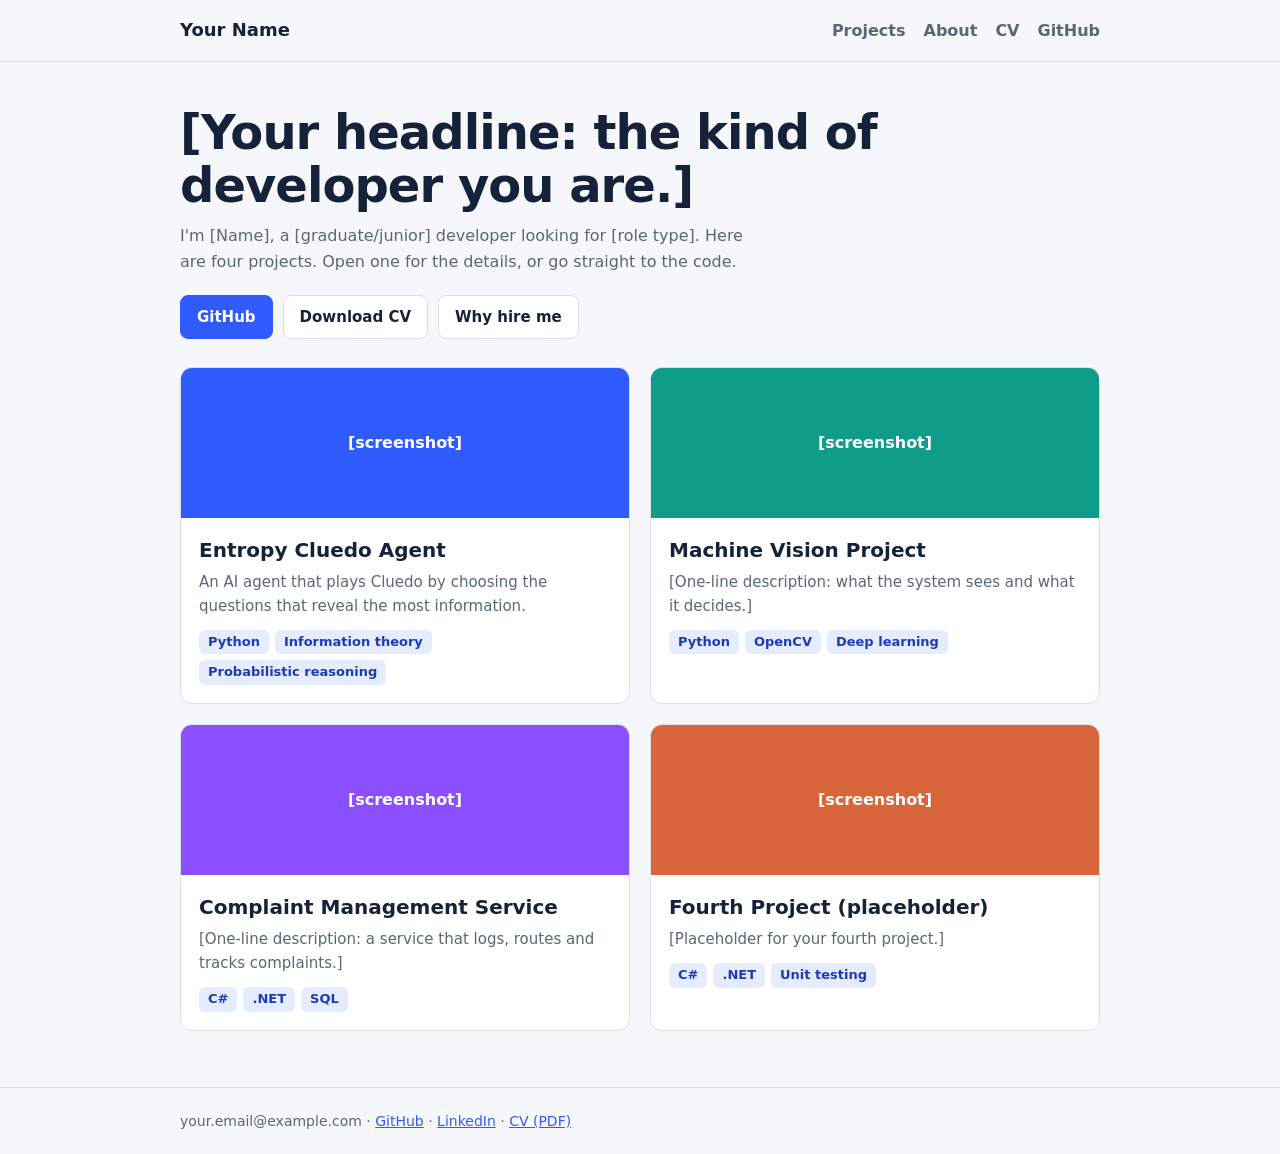
<file: index.html>
<!DOCTYPE html>
<html lang="en-GB"><head><meta charset="utf-8">
<meta name="viewport" content="width=device-width, initial-scale=1, viewport-fit=cover">
<title>Your Name – Portfolio</title><meta name="description" content="Portfolio of YOUR NAME, software developer.">
<link rel="stylesheet" href="style.css"></head><body>
<header><div class="wrap"><nav><a class="brand" href="index.html">Your Name</a>
<div><a href="index.html">Projects</a><a href="about.html">About</a><a href="assets/cv.pdf">CV</a><a href="https://github.com/YOUR-USERNAME">GitHub</a></div></nav></div></header>
<main class="wrap">
<h1>[Your headline: the kind of developer you are.]</h1>
<p class="lead">I'm [Name], a [graduate/junior] developer looking for [role type]. Here are four projects. Open one for the details, or go straight to the code.</p>
<div class="btns"><a class="btn p" href="https://github.com/YOUR-USERNAME">GitHub</a><a class="btn" href="assets/cv.pdf">Download CV</a><a class="btn" href="about.html">Why hire me</a></div>
<div class="grid">
<a class="card" href="projects/cluedo.html">
<div class="thumb" style="background:#2f5bff">[screenshot]</div>
<div class="cb"><h3>Entropy Cluedo Agent</h3><p>An AI agent that plays Cluedo by choosing the questions that reveal the most information.</p><div class="tags"><span class="tag">Python</span><span class="tag">Information theory</span><span class="tag">Probabilistic reasoning</span></div></div></a>
<a class="card" href="projects/vision.html">
<div class="thumb" style="background:#0f9d8a">[screenshot]</div>
<div class="cb"><h3>Machine Vision Project</h3><p>[One-line description: what the system sees and what it decides.]</p><div class="tags"><span class="tag">Python</span><span class="tag">OpenCV</span><span class="tag">Deep learning</span></div></div></a>
<a class="card" href="projects/complaints.html">
<div class="thumb" style="background:#8a4fff">[screenshot]</div>
<div class="cb"><h3>Complaint Management Service</h3><p>[One-line description: a service that logs, routes and tracks complaints.]</p><div class="tags"><span class="tag">C#</span><span class="tag">.NET</span><span class="tag">SQL</span></div></div></a>
<a class="card" href="projects/fourth.html">
<div class="thumb" style="background:#d9663a">[screenshot]</div>
<div class="cb"><h3>Fourth Project (placeholder)</h3><p>[Placeholder for your fourth project.]</p><div class="tags"><span class="tag">C#</span><span class="tag">.NET</span><span class="tag">Unit testing</span></div></div></a>
</div>
</main>
<footer><div class="wrap">your.email@example.com · <a href="https://github.com/YOUR-USERNAME">GitHub</a> · <a href="https://linkedin.com/in/YOUR-NAME">LinkedIn</a> · <a href="assets/cv.pdf">CV (PDF)</a></div></footer>
</body></html>
</file>
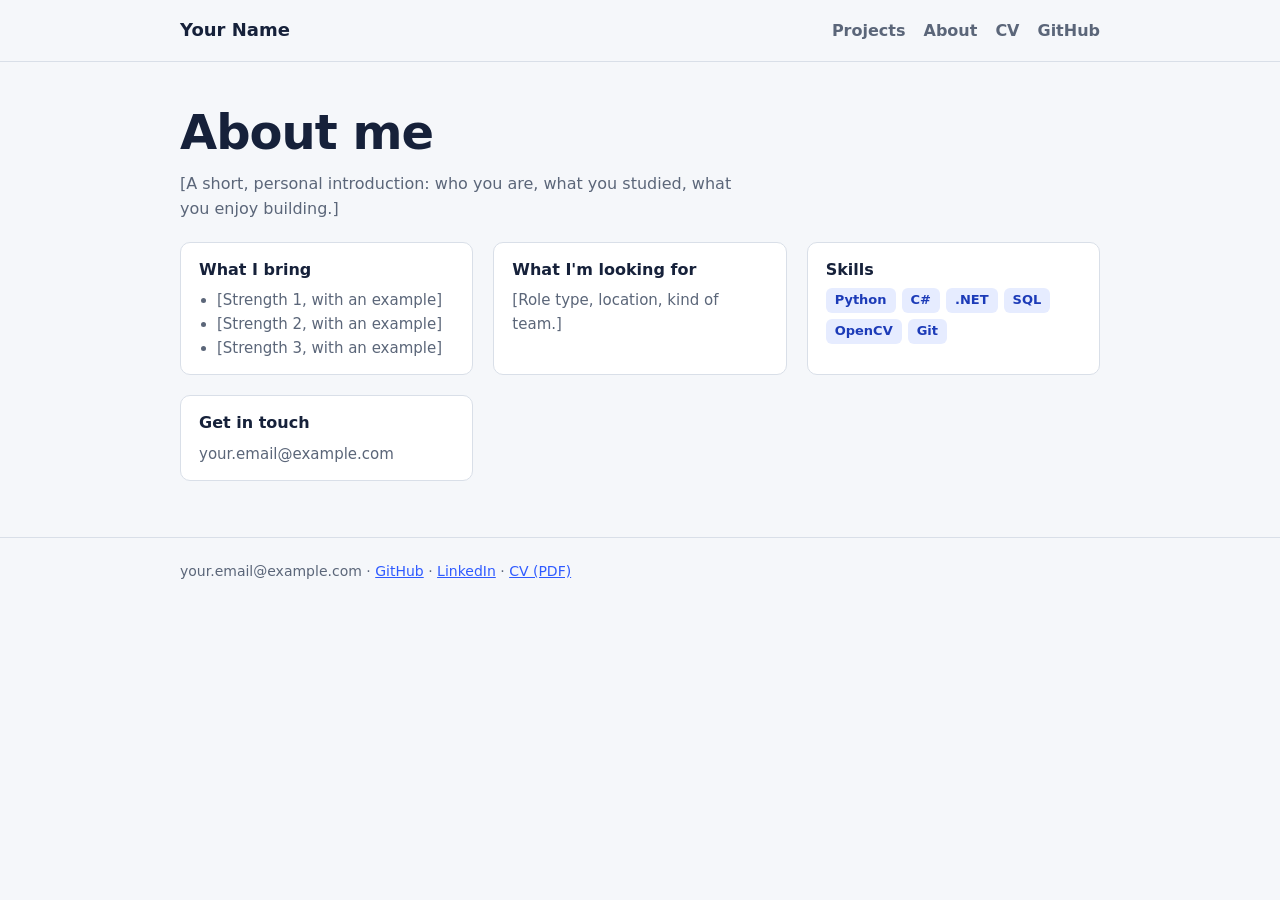
<file: about.html>
<!DOCTYPE html>
<html lang="en-GB"><head><meta charset="utf-8">
<meta name="viewport" content="width=device-width, initial-scale=1, viewport-fit=cover">
<title>About – Your Name</title><meta name="description" content="Portfolio of YOUR NAME, software developer.">
<link rel="stylesheet" href="style.css"></head><body>
<header><div class="wrap"><nav><a class="brand" href="index.html">Your Name</a>
<div><a href="index.html">Projects</a><a href="about.html">About</a><a href="assets/cv.pdf">CV</a><a href="https://github.com/YOUR-USERNAME">GitHub</a></div></nav></div></header>
<main class="wrap">
<h1>About me</h1>
<p class="lead">[A short, personal introduction: who you are, what you studied, what you enjoy building.]</p>
<div class="two"><div class="box"><h3>What I bring</h3><ul><li>[Strength 1, with an example]</li><li>[Strength 2, with an example]</li><li>[Strength 3, with an example]</li></ul></div>
<div class="box"><h3>What I'm looking for</h3><p>[Role type, location, kind of team.]</p></div>
<div class="box"><h3>Skills</h3><div class="tags"><span class="tag">Python</span><span class="tag">C#</span><span class="tag">.NET</span><span class="tag">SQL</span><span class="tag">OpenCV</span><span class="tag">Git</span></div></div>
<div class="box"><h3>Get in touch</h3><p>your.email@example.com</p></div></div>
</main>
<footer><div class="wrap">your.email@example.com · <a href="https://github.com/YOUR-USERNAME">GitHub</a> · <a href="https://linkedin.com/in/YOUR-NAME">LinkedIn</a> · <a href="assets/cv.pdf">CV (PDF)</a></div></footer>
</body></html>
</file>
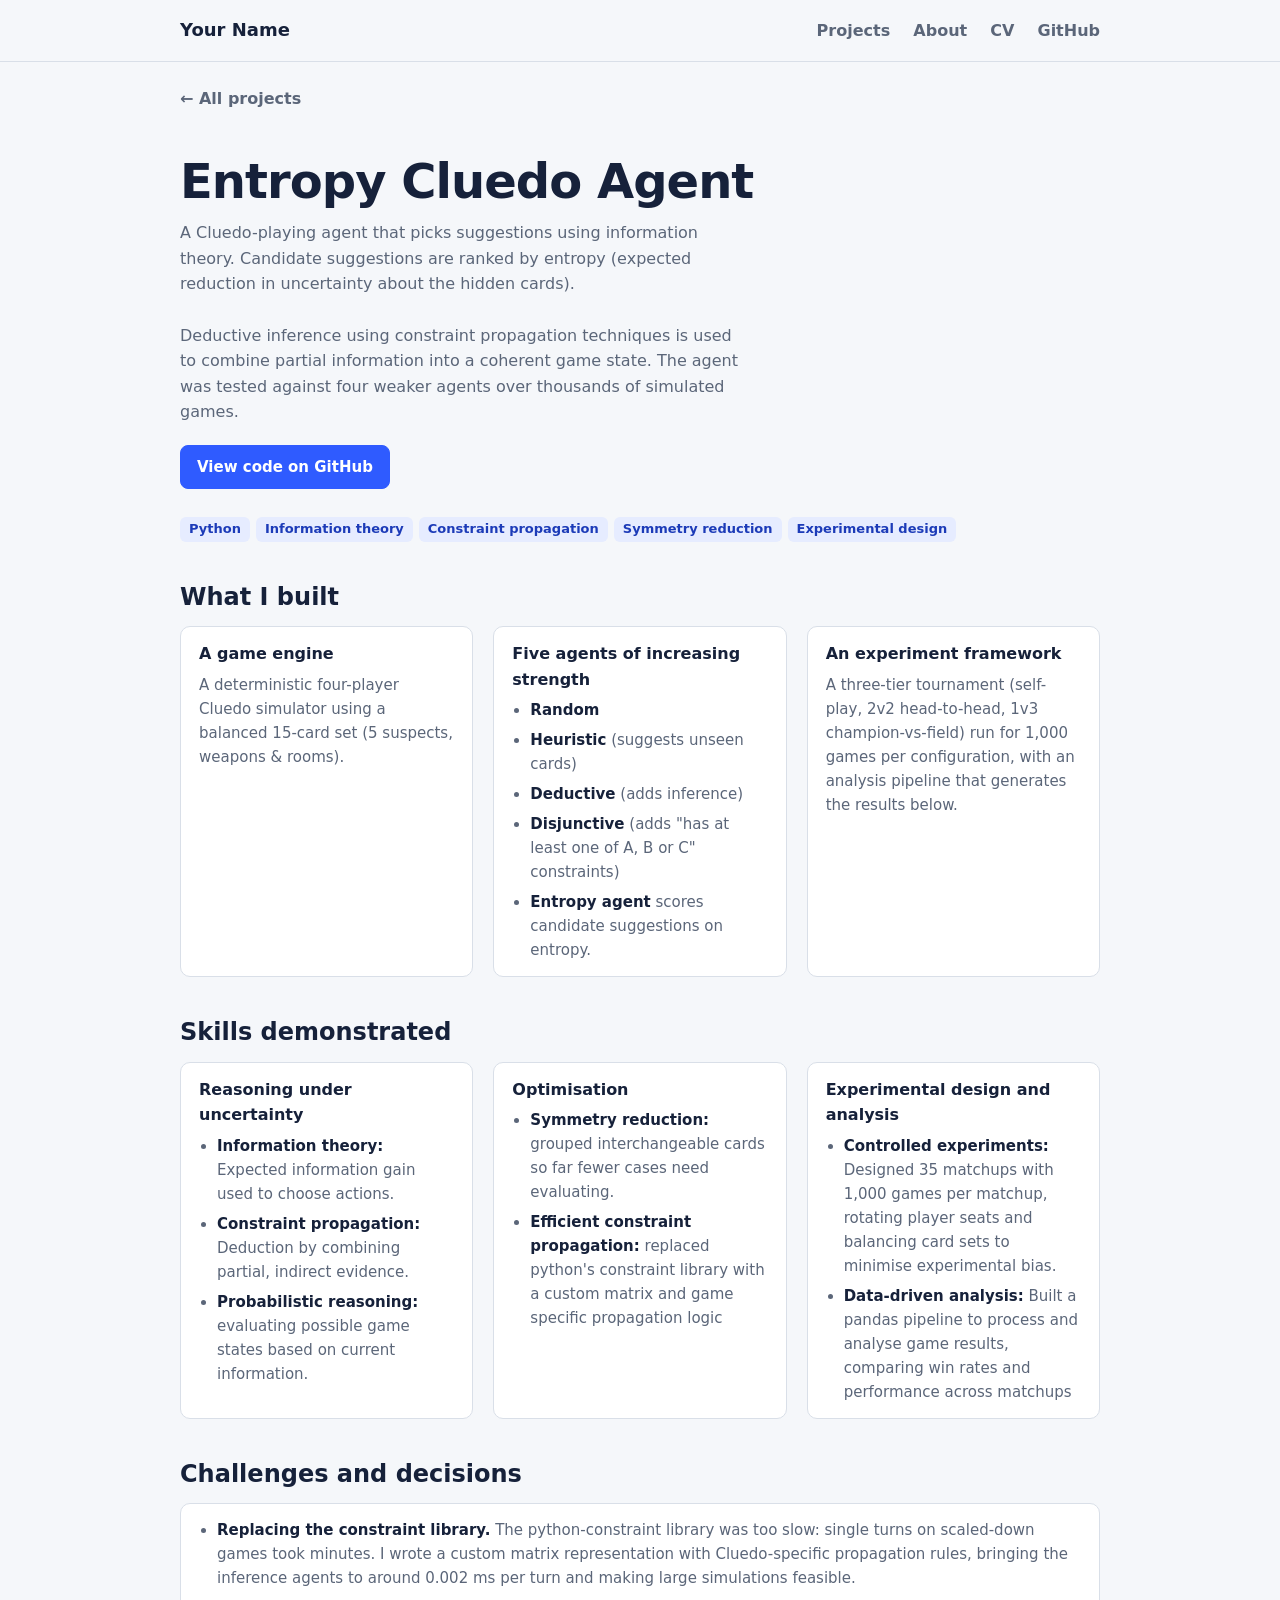
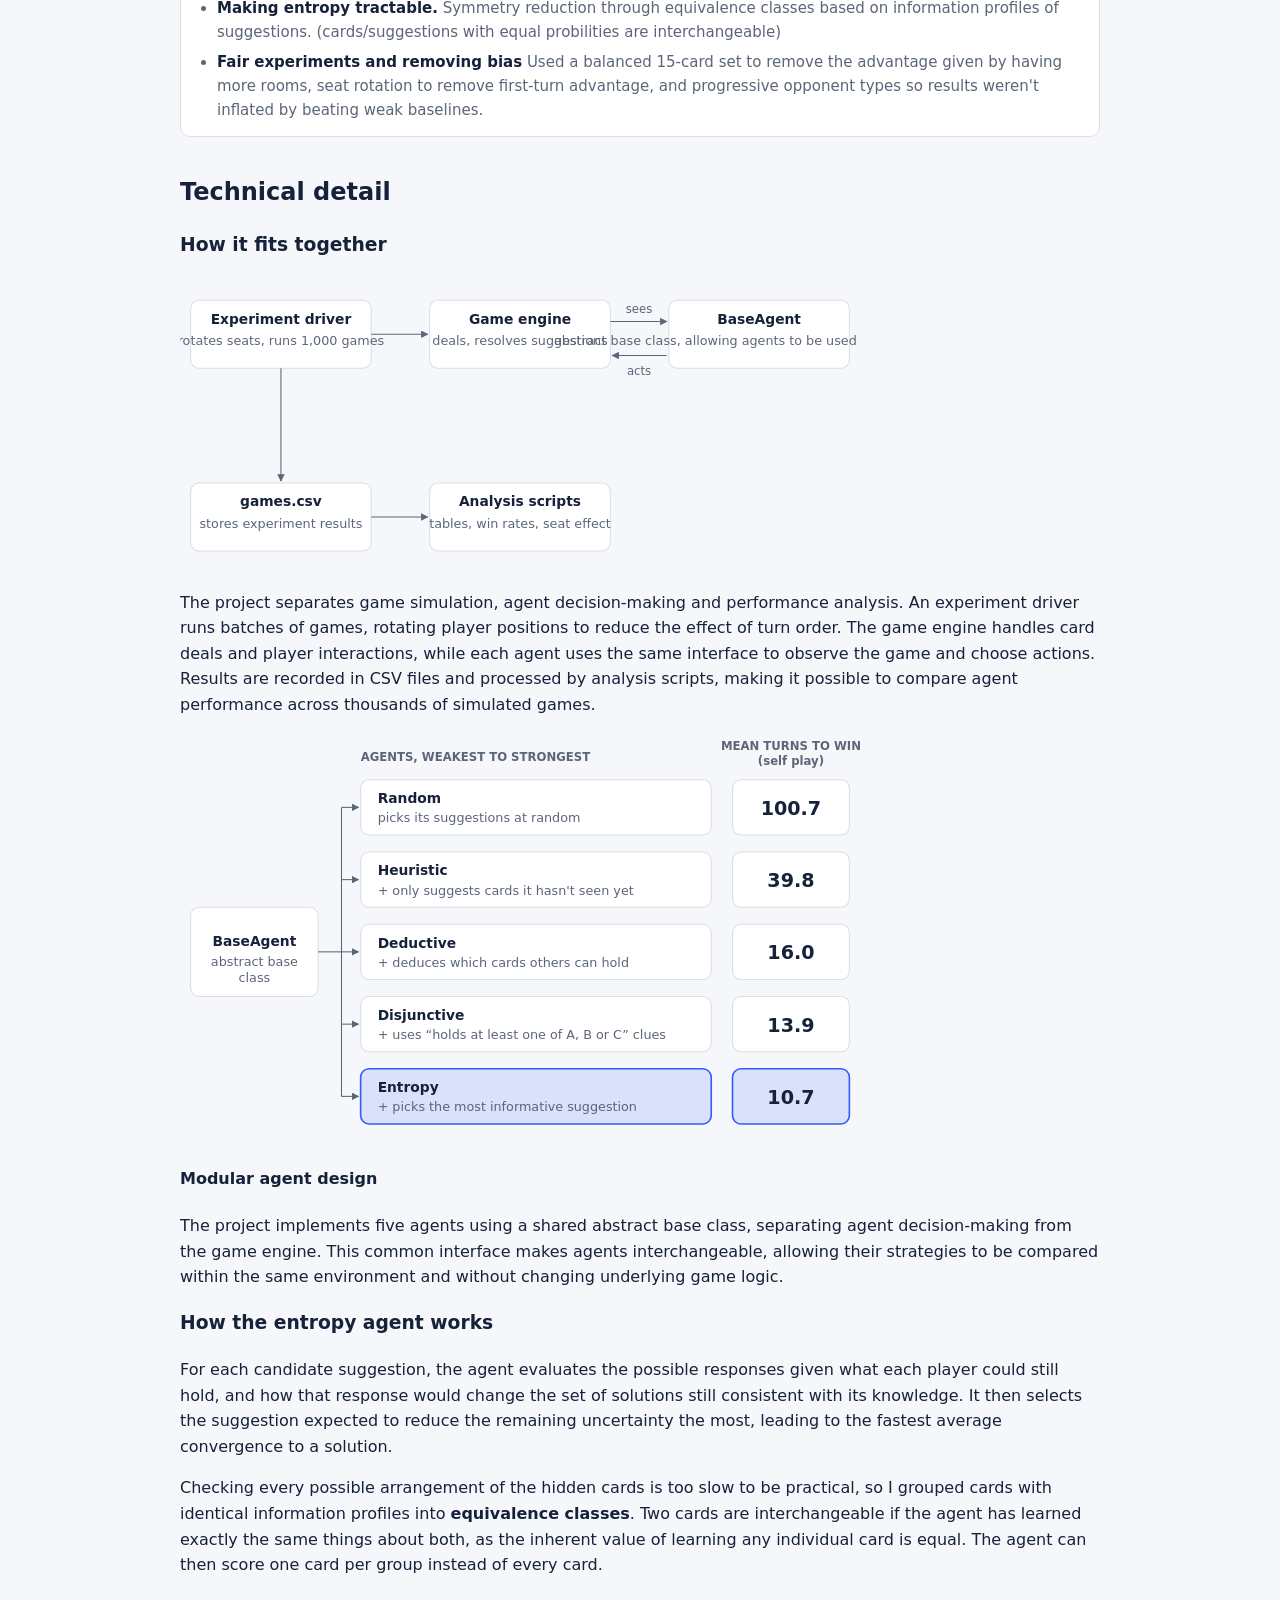
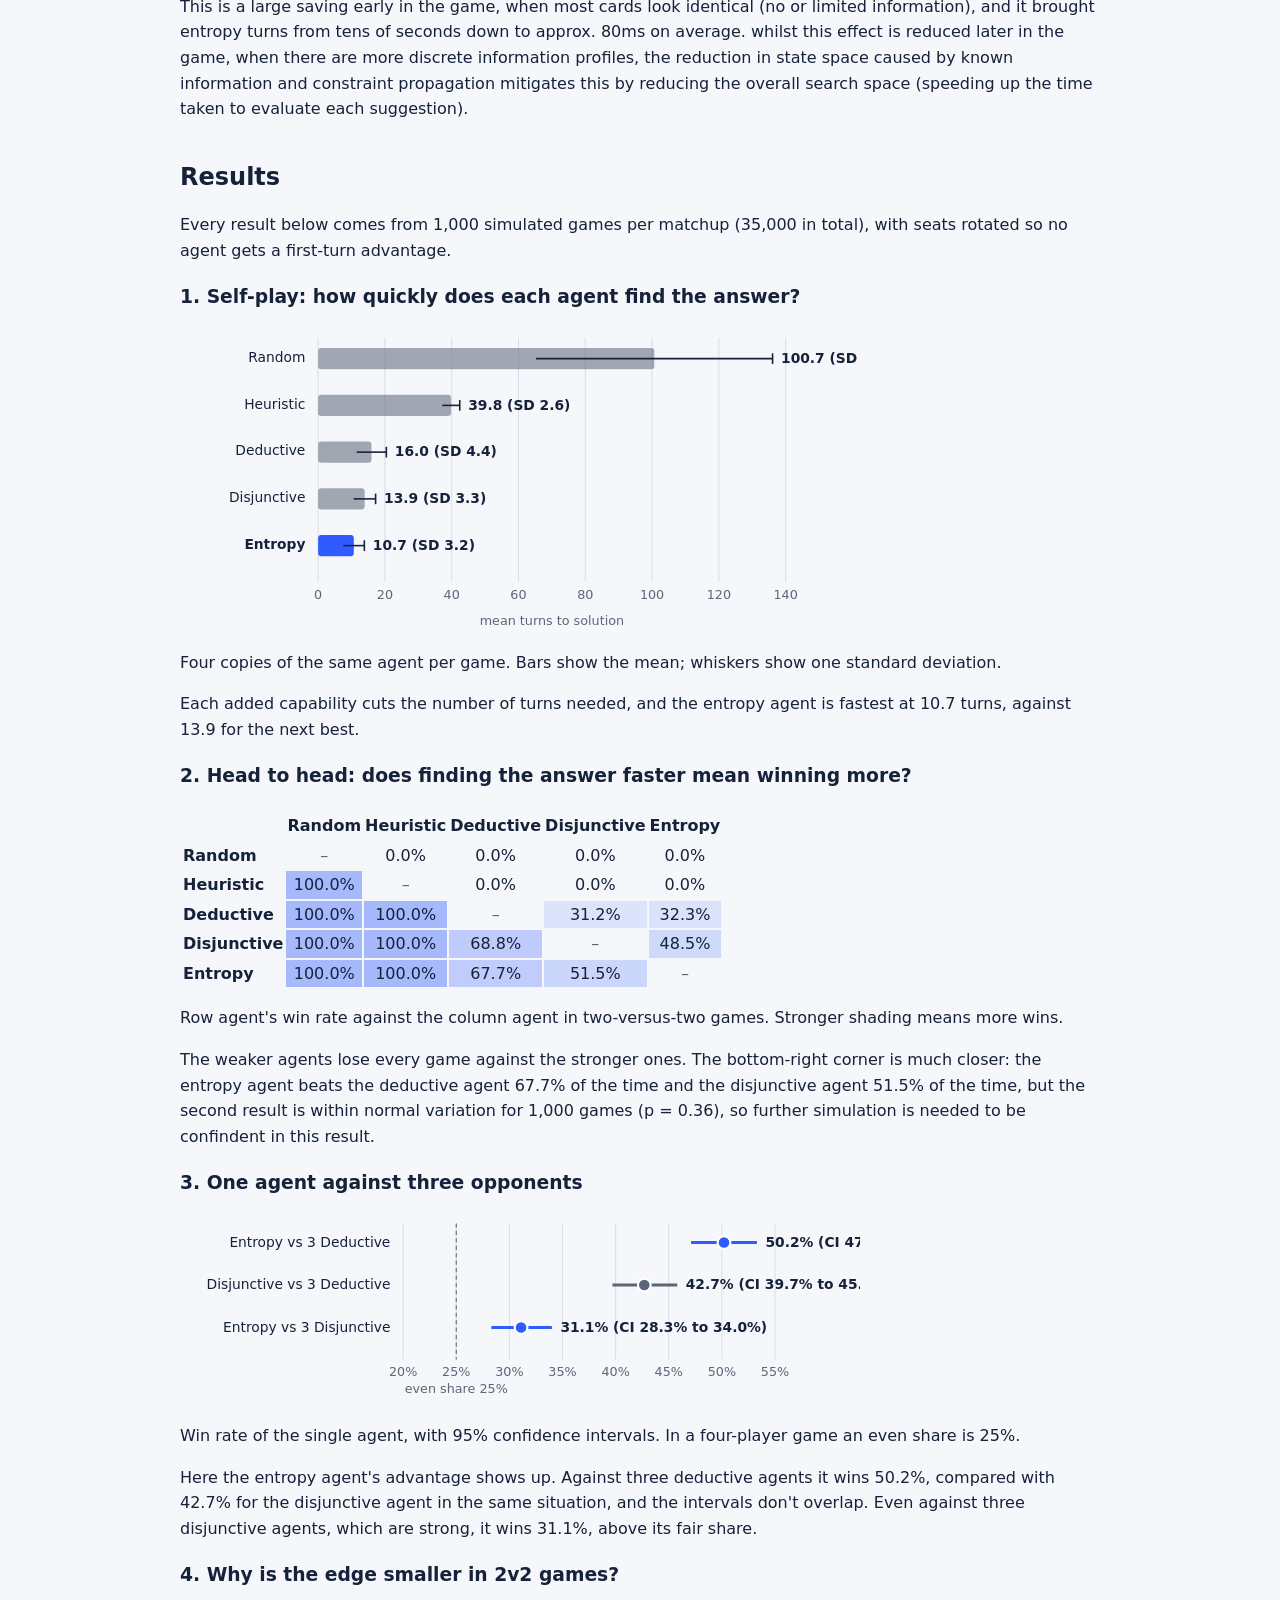
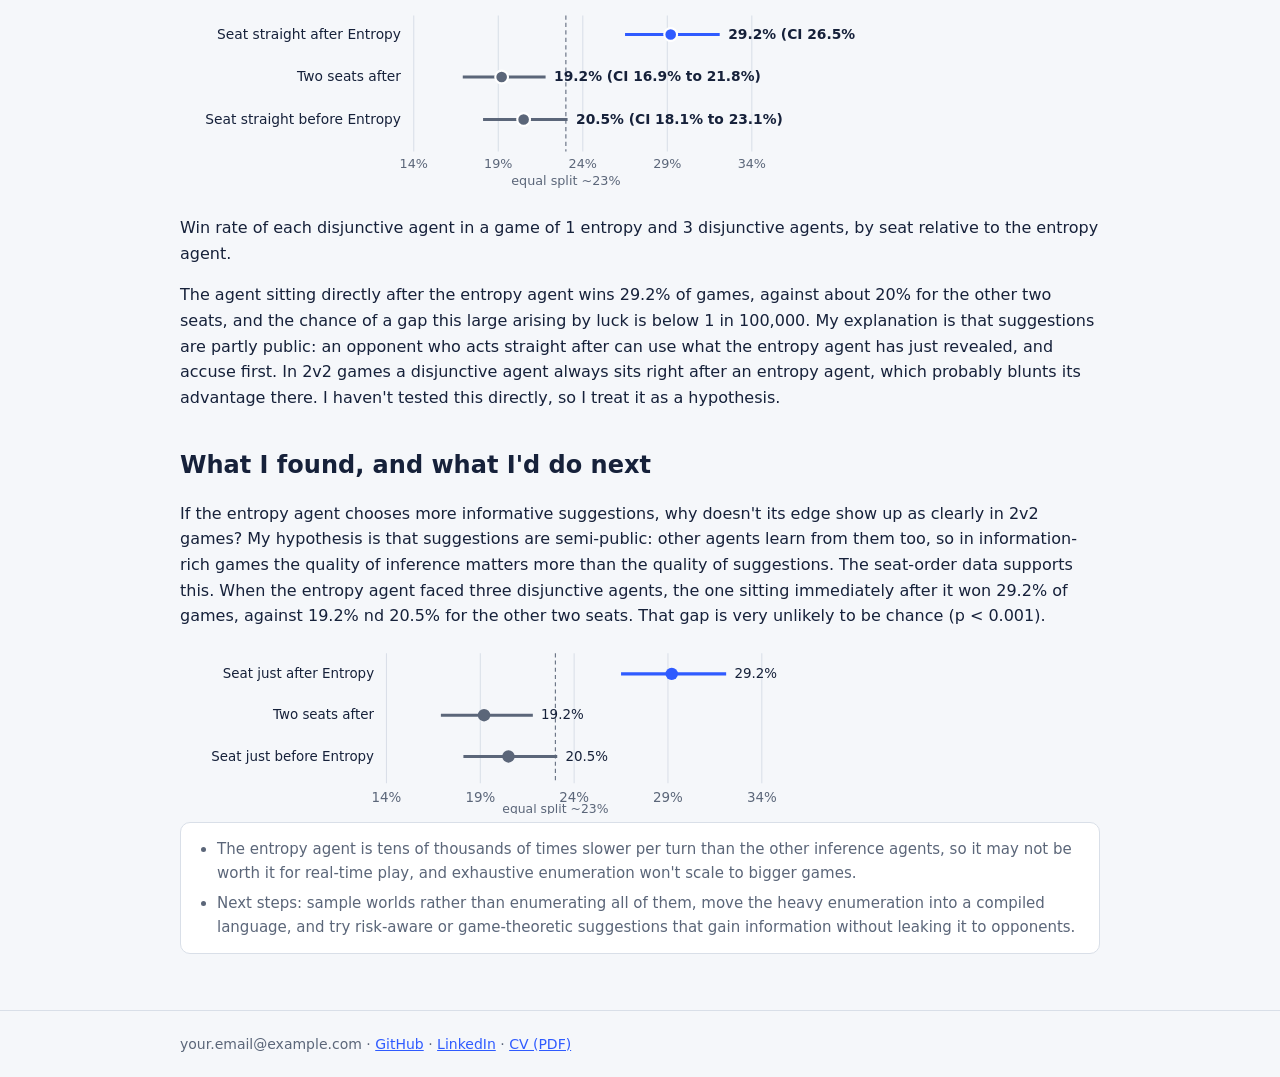
<file: projects/cluedo.html>
<!DOCTYPE html>
<html lang="en-GB">
    
<head>
    <meta charset="utf-8">
    <meta name="viewport" content="width=device-width, initial-scale=1, viewport-fit=cover">
    <title>Entropy Cluedo Agent – Your Name</title><meta name="description" content="Portfolio of YOUR NAME, software developer.">
    <link rel="stylesheet" href="../style.css">
    <script src="../js/include.js" defer></script>
</head>

<body>
    <div data-include="components/header.html"></div>
    <main class="wrap">
    <a class="back" href="../index.html">← All projects</a>


    <h1>Entropy Cluedo Agent</h1>
    <p class="lead">A Cluedo-playing agent that picks suggestions using information theory. Candidate suggestions are ranked by entropy (expected reduction in uncertainty about the hidden cards).
        <br><br>Deductive inference using constraint propagation techniques is used to combine partial information into a coherent game state. 
        The agent was tested against four weaker agents over thousands of simulated games.
    </p>

    <div class="btns">
        <a class="btn p" href="https://github.com/YOUR-USERNAME/REPO-NAME">View code on GitHub</a>
    </div>

    <div class="tags">
        <span class="tag">Python</span>
        <span class="tag">Information theory</span>
        <span class="tag">Constraint propagation</span>
        <span class="tag">Symmetry reduction</span>
        <span class="tag">Experimental design</span>
    </div>

    <h2>What I built</h2>
    <div class="two">
        <div class="box">
            <h3>A game engine</h3>
            <p>A deterministic four-player Cluedo simulator using a balanced 15-card set (5 suspects, weapons & rooms). 
        </div>
        <div class="box">
            <h3>Five agents of increasing strength</h3>
            <p>
                <ul>
                    <li><b>Random</b></li>
                    <li><b>Heuristic</b> (suggests unseen cards)</li> 
                    <li><b>Deductive</b> (adds inference)</li>
                    <li><b>Disjunctive</b> (adds "has at least one of A, B or C" constraints) </li>
                    <li><b>Entropy agent</b> scores candidate suggestions on entropy.</li>
                </ul>
            </p>
        </div>


        <div class="box">
            <h3>An experiment framework</h3>
            <p>A three-tier tournament (self-play, 2v2 head-to-head, 1v3 champion-vs-field) run for 1,000 games per configuration, with an analysis pipeline that generates the results below.</p>
        </div>
    </div>

    <style>.box li b{color:var(--ink)}.box li{margin-bottom:6px}.box li:last-child{margin-bottom:0}</style>

    <h2>Skills demonstrated</h2>
    <div class="two">

        <div class="box">
            <h3>Reasoning under uncertainty</h3>
            <ul>
                <li><b>Information theory:</b> Expected information gain used to choose actions.</li>
                <li><b>Constraint propagation:</b> Deduction by combining partial, indirect evidence.</li>
                <li><b>Probabilistic reasoning:</b> evaluating possible game states based on current information.</li>
            </ul>
        </div>

        <div class="box">
            <h3>Optimisation</h3>
            <ul>
                <li><b>Symmetry reduction:</b> grouped interchangeable cards so far fewer cases need evaluating.</li>
                <li><b>Efficient constraint propagation:</b> replaced python's constraint library with a custom matrix and game specific propagation logic</li>
            </ul>
        </div>

        <div class="box">
            <h3>Experimental design and analysis</h3>
            <ul>
                <li><b>Controlled experiments:</b> Designed 35 matchups with 1,000 games per matchup, rotating player seats and balancing card sets to minimise experimental bias.</li>
                <li><b>Data-driven analysis:</b> Built a pandas pipeline to process and analyse game results, comparing win rates and performance across matchups</li>
            </ul>
        </div>

    </div>

    <h2>Challenges and decisions</h2>
    <div class="box">
        <ul>
        <li><b>Replacing the constraint library.</b>
            The python-constraint library was too slow: single turns on scaled-down games took minutes. I wrote a custom matrix representation with Cluedo-specific propagation rules, bringing the inference agents to around 0.002 ms per turn and making large simulations feasible.</li>
        <li><b>Making entropy tractable.</b> 
            Symmetry reduction through equivalence classes based on information profiles of suggestions. (cards/suggestions with equal probilities are interchangeable)</li>
        <li><b>Fair experiments and removing bias</b>
            Used a balanced 15-card set to remove the advantage given by having more rooms, seat rotation to remove first-turn advantage, and progressive opponent types so results weren't inflated by beating weak baselines.</li>
        </ul>
    </div>

    <h2>Technical detail</h2>

    <h3>How it fits together</h3>
    <svg viewBox="0 0 640 270" width="100%" role="img" style="max-width:680px;color:var(--ink)" font-size="13">
        <defs>
            <marker id="ar" viewBox="0 0 8 8" refX="7" refY="4" markerWidth="7" markerHeight="7" orient="auto">
                <path d="M0 0L8 4L0 8z" fill="var(--mute)"/>
            </marker>
        </defs>
        <rect x="10" y="20" width="170" height="64" rx="8" fill="var(--card)" stroke="var(--line)"/>
        <text x="95.0" y="42" text-anchor="middle" font-weight="600" fill="currentColor">Experiment driver</text>
        <text x="95.0" y="62" text-anchor="middle" fill="var(--mute)" font-size="12">rotates seats, runs 1,000 games</text>
        <rect x="235" y="20" width="170" height="64" rx="8" fill="var(--card)" stroke="var(--line)"/>
        <text x="320.0" y="42" text-anchor="middle" font-weight="600" fill="currentColor">Game engine</text>
        <text x="320.0" y="62" text-anchor="middle" fill="var(--mute)" font-size="12">deals, resolves suggestions</text>
        <rect x="460" y="20" width="170" height="64" rx="8" fill="var(--card)" stroke="var(--line)"/>
        <text x="545.0" y="42" text-anchor="middle" font-weight="600" fill="currentColor">BaseAgent</text>
        <text x="545.0" y="62" text-anchor="middle" fill="var(--mute)" font-size="12">abstract base class, allowing agents to be used interchangeably</text>
        <line x1="180" y1="52" x2="233" y2="52" stroke="var(--mute)" marker-end="url(#ar)"/>
        <line x1="405" y1="40" x2="458" y2="40" stroke="var(--mute)" marker-end="url(#ar)"/>
        <text x="432" y="32" text-anchor="middle" fill="var(--mute)" font-size="11">sees</text>
        <line x1="458" y1="72" x2="407" y2="72" stroke="var(--mute)" marker-end="url(#ar)"/>
        <text x="432" y="90" text-anchor="middle" fill="var(--mute)" font-size="11">acts</text>
        <line x1="95" y1="84" x2="95" y2="190" stroke="var(--mute)" marker-end="url(#ar)"/>
        <rect x="10" y="192" width="170" height="64" rx="8" fill="var(--card)" stroke="var(--line)"/>
        <text x="95.0" y="214" text-anchor="middle" font-weight="600" fill="currentColor">games.csv</text>
        <text x="95.0" y="234" text-anchor="middle" fill="var(--mute)" font-size="12">stores experiment results</text>
        <line x1="180" y1="224" x2="233" y2="224" stroke="var(--mute)" marker-end="url(#ar)"/>
        <rect x="235" y="192" width="170" height="64" rx="8" fill="var(--card)" stroke="var(--line)"/>
        <text x="320.0" y="214" text-anchor="middle" font-weight="600" fill="currentColor">Analysis scripts</text>
        <text x="320.0" y="234" text-anchor="middle" fill="var(--mute)" font-size="12">tables, win rates, seat effect</text>
    </svg>

    <p>The project separates game simulation, agent decision-making and performance analysis. 
        An experiment driver runs batches of games, rotating player positions to reduce 
        the effect of turn order. The game engine handles card deals and player 
        interactions, while each agent uses the same interface to observe the game 
        and choose actions. Results are recorded in CSV files and processed by analysis 
        scripts, making it possible to compare agent performance across thousands of 
        simulated games.
    </p>

    <svg viewBox="0 0 640 380" width="100%" role="img" aria-label="BaseAgent connects to five agents, each adding one capability to the one before, with mean turns to solution in self-play" style="max-width:680px;color:var(--ink)" font-size="13">
        <defs>
            <marker id="ar2" viewBox="0 0 8 8" refX="7" refY="4" markerWidth="7" markerHeight="7" orient="auto">
                <path d="M0 0L8 4L0 8z" fill="var(--mute)"/>
            </marker>
        </defs>
        <text x="170" y="26" fill="var(--mute)" font-size="11" font-weight="600">AGENTS, WEAKEST TO STRONGEST</text>
        <text x="575.0" y="16" text-anchor="middle" fill="var(--mute)" font-size="11" font-weight="600">MEAN TURNS TO WIN </text>
        <text x="575.0" y="30" text-anchor="middle" fill="var(--mute)" font-size="11" font-weight="600">(self play)</text>
        <rect x="10" y="164.0" width="120" height="84" rx="8" fill="var(--card)" stroke="var(--line)"/>
        <text x="70" y="200.0" text-anchor="middle" font-weight="600" fill="currentColor">BaseAgent</text>
        <text x="70" y="219.0" text-anchor="middle" fill="var(--mute)" font-size="12">abstract base</text>
        <text x="70" y="234.0" text-anchor="middle" fill="var(--mute)" font-size="12">class</text>
        <line x1="130" y1="206.0" x2="152" y2="206.0" stroke="var(--mute)"/>
        <line x1="152" y1="70.0" x2="152" y2="342.0" stroke="var(--mute)"/>
        <line x1="152" y1="70.0" x2="168" y2="70.0" stroke="var(--mute)" marker-end="url(#ar2)"/>
        <rect x="170" y="44" width="330" height="52" rx="8" fill="var(--card)" stroke="var(--line)" stroke-width="1"/>
        <text x="186" y="66" font-weight="600" fill="currentColor">Random</text>
        <text x="186" y="84" fill="var(--mute)" font-size="12">picks its suggestions at random</text>
        <rect x="520" y="44" width="110" height="52" rx="8" fill="var(--card)" stroke="var(--line)" stroke-width="1"/>
        <text x="575.0" y="77" text-anchor="middle" font-weight="600" font-size="18" fill="currentColor">100.7</text>
        <line x1="152" y1="138.0" x2="168" y2="138.0" stroke="var(--mute)" marker-end="url(#ar2)"/>
        <rect x="170" y="112" width="330" height="52" rx="8" fill="var(--card)" stroke="var(--line)" stroke-width="1"/>
        <text x="186" y="134" font-weight="600" fill="currentColor">Heuristic</text>
        <text x="186" y="152" fill="var(--mute)" font-size="12">+ only suggests cards it hasn't seen yet</text>
        <rect x="520" y="112" width="110" height="52" rx="8" fill="var(--card)" stroke="var(--line)" stroke-width="1"/>
        <text x="575.0" y="145" text-anchor="middle" font-weight="600" font-size="18" fill="currentColor">39.8</text>
        <line x1="152" y1="206.0" x2="168" y2="206.0" stroke="var(--mute)" marker-end="url(#ar2)"/>
        <rect x="170" y="180" width="330" height="52" rx="8" fill="var(--card)" stroke="var(--line)" stroke-width="1"/>
        <text x="186" y="202" font-weight="600" fill="currentColor">Deductive</text>
        <text x="186" y="220" fill="var(--mute)" font-size="12">+ deduces which cards others can hold</text>
        <rect x="520" y="180" width="110" height="52" rx="8" fill="var(--card)" stroke="var(--line)" stroke-width="1"/>
        <text x="575.0" y="213" text-anchor="middle" font-weight="600" font-size="18" fill="currentColor">16.0</text>
        <line x1="152" y1="274.0" x2="168" y2="274.0" stroke="var(--mute)" marker-end="url(#ar2)"/>
        <rect x="170" y="248" width="330" height="52" rx="8" fill="var(--card)" stroke="var(--line)" stroke-width="1"/>
        <text x="186" y="270" font-weight="600" fill="currentColor">Disjunctive</text>
        <text x="186" y="288" fill="var(--mute)" font-size="12">+ uses “holds at least one of A, B or C” clues</text>
        <rect x="520" y="248" width="110" height="52" rx="8" fill="var(--card)" stroke="var(--line)" stroke-width="1"/>
        <text x="575.0" y="281" text-anchor="middle" font-weight="600" font-size="18" fill="currentColor">13.9</text>
        <line x1="152" y1="342.0" x2="168" y2="342.0" stroke="var(--mute)" marker-end="url(#ar2)"/>
        <rect x="170" y="316" width="330" height="52" rx="8" fill="color-mix(in srgb,var(--acc) 14%,transparent)" stroke="var(--acc)" stroke-width="1.5"/>
        <text x="186" y="338" font-weight="600" fill="currentColor">Entropy</text>
        <text x="186" y="356" fill="var(--mute)" font-size="12">+ picks the most informative suggestion</text>
        <rect x="520" y="316" width="110" height="52" rx="8" fill="color-mix(in srgb,var(--acc) 14%,transparent)" stroke="var(--acc)" stroke-width="1.5"/>
        <text x="575.0" y="349" text-anchor="middle" font-weight="600" font-size="18" fill="currentColor">10.7</text>
    </svg>

    <h4>Modular agent design</h4>
    <p>The project implements five agents using a shared abstract base class, separating agent decision-making from the game engine. 
        This common interface makes agents interchangeable, allowing their strategies to be compared within the same 
        environment  and without changing underlying game logic.
    </p>


    <h3>How the entropy agent works</h3>
    <p>For each candidate suggestion, the agent evaluates the possible responses given what each player could still hold, and how that response would change the set of solutions still consistent with its knowledge. 
        It then selects the suggestion expected to reduce the remaining uncertainty the most, leading to the fastest average convergence to a solution.
    </p>

    <p>Checking every possible arrangement of the hidden cards is too slow to be practical, 
        so I grouped cards with identical information profiles into <b>equivalence classes</b>.
        Two cards are interchangeable if the agent has learned exactly the same things about 
        both, as the inherent value of learning any individual card is equal. 
        The agent can then score one card per group instead of every card.
    </p>

    <p> This is a large saving early in the game, when most cards look identical (no or limited information),
        and it brought entropy turns from tens of seconds down to approx. 80ms on average. whilst this effect 
        is reduced later in the game, when there are more discrete information profiles,
        the reduction in state space caused by known information and constraint propagation
        mitigates this by reducing the overall search space (speeding up the time taken to evaluate each suggestion).
    </p>

    <h2>Results</h2>

    <p>Every result below comes from 1,000 simulated games per matchup (35,000 in total), with seats rotated so no agent gets a first-turn advantage.</p>
    
    <h3>1. Self-play: how quickly does each agent find the answer?</h3>
    <div class="tablewrap">
        <div class="chartbox">
            <svg viewBox="0 0 640 278" width="100%" role="img" aria-label="Mean turns to solution in self-play with one standard deviation whiskers" style="max-width:680px;color:var(--ink)" font-size="13">
                <line x1="130.0" x2="130.0" y1="6" y2="236" stroke="var(--line)"/>
                <text x="130.0" y="252" text-anchor="middle" fill="var(--mute)" font-size="12">0</text>
                <line x1="192.85714285714286" x2="192.85714285714286" y1="6" y2="236" stroke="var(--line)"/>
                <text x="192.85714285714286" y="252" text-anchor="middle" fill="var(--mute)" font-size="12">20</text>
                <line x1="255.71428571428572" x2="255.71428571428572" y1="6" y2="236" stroke="var(--line)"/>
                <text x="255.71428571428572" y="252" text-anchor="middle" fill="var(--mute)" font-size="12">40</text>
                <line x1="318.57142857142856" x2="318.57142857142856" y1="6" y2="236" stroke="var(--line)"/>
                <text x="318.57142857142856" y="252" text-anchor="middle" fill="var(--mute)" font-size="12">60</text>
                <line x1="381.42857142857144" x2="381.42857142857144" y1="6" y2="236" stroke="var(--line)"/>
                <text x="381.42857142857144" y="252" text-anchor="middle" fill="var(--mute)" font-size="12">80</text>
                <line x1="444.2857142857143" x2="444.2857142857143" y1="6" y2="236" stroke="var(--line)"/>
                <text x="444.2857142857143" y="252" text-anchor="middle" fill="var(--mute)" font-size="12">100</text>
                <line x1="507.1428571428571" x2="507.1428571428571" y1="6" y2="236" stroke="var(--line)"/>
                <text x="507.1428571428571" y="252" text-anchor="middle" fill="var(--mute)" font-size="12">120</text>
                <line x1="570.0" x2="570.0" y1="6" y2="236" stroke="var(--line)"/>
                <text x="570.0" y="252" text-anchor="middle" fill="var(--mute)" font-size="12">140</text>
                <g>
                    <title>Random: mean 100.7 turns to solution (SD 35.4), 1,000 games</title>
                    <text x="118" y="29" text-anchor="end" fill="currentColor" font-weight="400">Random</text>
                    <rect x="130" y="16" width="316.4" height="20" rx="3" fill="var(--mute)" opacity="0.55"/>
                    <line x1="335.1" x2="557.7" y1="26" y2="26" stroke="var(--ink)" stroke-width="1.5"/>
                    <line x1="557.7" x2="557.7" y1="21" y2="31" stroke="var(--ink)" stroke-width="1.5"/>
                    <text x="565.7" y="30" fill="currentColor" font-weight="600">100.7 (SD 35.4)</text>
                </g>
                <g>
                    <title>Heuristic: mean 39.8 turns to solution (SD 2.6), 1,000 games</title>
                    <text x="118" y="73" text-anchor="end" fill="currentColor" font-weight="400">Heuristic</text>
                    <rect x="130" y="60" width="125.1" height="20" rx="3" fill="var(--mute)" opacity="0.55"/>
                    <line x1="246.8" x2="263.3" y1="70" y2="70" stroke="var(--ink)" stroke-width="1.5"/>
                    <line x1="263.3" x2="263.3" y1="65" y2="75" stroke="var(--ink)" stroke-width="1.5"/>
                    <text x="271.3" y="74" fill="currentColor" font-weight="600">39.8 (SD 2.6)</text>
                </g>
                <g>
                    <title>Deductive: mean 16.0 turns to solution (SD 4.4), 1,000 games</title>
                    <text x="118" y="117" text-anchor="end" fill="currentColor" font-weight="400">Deductive</text>
                    <rect x="130" y="104" width="50.2" height="20" rx="3" fill="var(--mute)" opacity="0.55"/>
                    <line x1="166.2" x2="194.2" y1="114" y2="114" stroke="var(--ink)" stroke-width="1.5"/>
                    <line x1="194.2" x2="194.2" y1="109" y2="119" stroke="var(--ink)" stroke-width="1.5"/>
                    <text x="202.2" y="118" fill="currentColor" font-weight="600">16.0 (SD 4.4)</text>
                </g>
                <g>
                    <title>Disjunctive: mean 13.9 turns to solution (SD 3.3), 1,000 games</title>
                    <text x="118" y="161" text-anchor="end" fill="currentColor" font-weight="400">Disjunctive</text>
                    <rect x="130" y="148" width="43.8" height="20" rx="3" fill="var(--mute)" opacity="0.55"/>
                    <line x1="163.5" x2="184.1" y1="158" y2="158" stroke="var(--ink)" stroke-width="1.5"/>
                    <line x1="184.1" x2="184.1" y1="153" y2="163" stroke="var(--ink)" stroke-width="1.5"/>
                    <text x="192.1" y="162" fill="currentColor" font-weight="600">13.9 (SD 3.3)</text>
                </g>
                <g>
                    <title>Entropy: mean 10.7 turns to solution (SD 3.2), 1,000 games</title>
                    <text x="118" y="205" text-anchor="end" fill="currentColor" font-weight="600">Entropy</text>
                    <rect x="130" y="192" width="33.6" height="20" rx="3" fill="var(--acc)" opacity="1"/>
                    <line x1="153.6" x2="173.5" y1="202" y2="202" stroke="var(--ink)" stroke-width="1.5"/>
                    <line x1="173.5" x2="173.5" y1="197" y2="207" stroke="var(--ink)" stroke-width="1.5"/>
                    <text x="181.5" y="206" fill="currentColor" font-weight="600">10.7 (SD 3.2)</text>
                </g>
                <text x="350.0" y="277" text-anchor="middle" fill="var(--mute)" font-size="12">mean turns to solution</text>
            </svg>
        </div>
    </div>
    <p class="cap">Four copies of the same agent per game. Bars show the mean; whiskers show one standard deviation.</p>
    <p>Each added capability cuts the number of turns needed, and the entropy agent is fastest at 10.7 turns, against 13.9 for the next best.</p>
    
    <h3>2. Head to head: does finding the answer faster mean winning more?</h3>
    <div class="tablewrap">
        <table class="matrix">
            <thead>
                <tr>
                    <th></th>
                    <th scope="col">Random</th>
                    <th scope="col">Heuristic</th>
                    <th scope="col">Deductive</th>
                    <th scope="col">Disjunctive</th>
                    <th scope="col">Entropy</th>
                </tr>
            </thead>
            <tbody>
                <tr>
                    <th scope="row">Random</th>
                    <td class="na">–</td>
                    <td style="background:color-mix(in srgb,var(--acc) 0%,transparent)">0.0%</td>
                    <td style="background:color-mix(in srgb,var(--acc) 0%,transparent)">0.0%</td>
                    <td style="background:color-mix(in srgb,var(--acc) 0%,transparent)">0.0%</td>
                    <td style="background:color-mix(in srgb,var(--acc) 0%,transparent)">0.0%</td>
                </tr>
                <tr>
                    <th scope="row">Heuristic</th>
                    <td style="background:color-mix(in srgb,var(--acc) 40%,transparent)">100.0%</td>
                    <td class="na">–</td><td style="background:color-mix(in srgb,var(--acc) 0%,transparent)">0.0%</td>
                    <td style="background:color-mix(in srgb,var(--acc) 0%,transparent)">0.0%</td>
                    <td style="background:color-mix(in srgb,var(--acc) 0%,transparent)">0.0%</td>
                </tr>
                <tr>
                    <th scope="row">Deductive</th>
                    <td style="background:color-mix(in srgb,var(--acc) 40%,transparent)">100.0%</td>
                    <td style="background:color-mix(in srgb,var(--acc) 40%,transparent)">100.0%</td>
                    <td class="na">–</td><td style="background:color-mix(in srgb,var(--acc) 12%,transparent)">31.2%</td>
                    <td style="background:color-mix(in srgb,var(--acc) 13%,transparent)">32.3%</td>
                </tr>
                <tr>
                    <th scope="row">Disjunctive</th>
                    <td style="background:color-mix(in srgb,var(--acc) 40%,transparent)">100.0%</td>
                    <td style="background:color-mix(in srgb,var(--acc) 40%,transparent)">100.0%</td>
                    <td style="background:color-mix(in srgb,var(--acc) 28%,transparent)">68.8%</td>
                    <td class="na">–</td>
                    <td style="background:color-mix(in srgb,var(--acc) 19%,transparent)">48.5%</td>
                </tr>
                <tr>
                    <th scope="row">Entropy</th>
                    <td style="background:color-mix(in srgb,var(--acc) 40%,transparent)">100.0%</td>
                    <td style="background:color-mix(in srgb,var(--acc) 40%,transparent)">100.0%</td>
                    <td style="background:color-mix(in srgb,var(--acc) 27%,transparent)">67.7%</td>
                    <td style="background:color-mix(in srgb,var(--acc) 21%,transparent)">51.5%</td>
                    <td class="na">–</td>
                </tr>
            </tbody>
        </table>
    </div>

    <p class="cap">Row agent's win rate against the column agent in two-versus-two games. Stronger shading means more wins.</p>

    <p>The weaker agents lose every game against the stronger ones. The bottom-right corner is much closer:
        the entropy agent beats the deductive agent 67.7% of the time and the disjunctive agent 51.5% of the
        time, but the second result is within normal variation for 1,000 games (p = 0.36), so further simulation is needed
        to be confindent in this result.</p>
    
    <h3>3. One agent against three opponents</h3>
    <div class="tablewrap">
        <div class="chartbox">
            <svg viewBox="0 0 640 172" width="100%" role="img" style="max-width:680px;color:var(--ink)" font-size="13">
                <line x1="210.0" x2="210.0" y1="6" y2="134" stroke="var(--line)"/>
                <text x="210.0" y="150" text-anchor="middle" fill="var(--mute)" font-size="12">20%</text>
                <line x1="260.0" x2="260.0" y1="6" y2="134" stroke="var(--line)"/>
                <text x="260.0" y="150" text-anchor="middle" fill="var(--mute)" font-size="12">25%</text>
                <line x1="310.0" x2="310.0" y1="6" y2="134" stroke="var(--line)"/>
                <text x="310.0" y="150" text-anchor="middle" fill="var(--mute)" font-size="12">30%</text>
                <line x1="360.0" x2="360.0" y1="6" y2="134" stroke="var(--line)"/>
                <text x="360.0" y="150" text-anchor="middle" fill="var(--mute)" font-size="12">35%</text>
                <line x1="410.0" x2="410.0" y1="6" y2="134" stroke="var(--line)"/>
                <text x="410.0" y="150" text-anchor="middle" fill="var(--mute)" font-size="12">40%</text>
                <line x1="460.0" x2="460.0" y1="6" y2="134" stroke="var(--line)"/>
                <text x="460.0" y="150" text-anchor="middle" fill="var(--mute)" font-size="12">45%</text>
                <line x1="510.0" x2="510.0" y1="6" y2="134" stroke="var(--line)"/>
                <text x="510.0" y="150" text-anchor="middle" fill="var(--mute)" font-size="12">50%</text>
                <line x1="560.0" x2="560.0" y1="6" y2="134" stroke="var(--line)"/>
                <text x="560.0" y="150" text-anchor="middle" fill="var(--mute)" font-size="12">55%</text>
                <line x1="260.0" x2="260.0" y1="6" y2="134" stroke="var(--mute)" stroke-dasharray="4 3"/>
                <text x="260.0" y="166" text-anchor="middle" fill="var(--mute)" font-size="12">even share 25%</text>
                <g>
                    <title>Entropy vs 3 Deductive: 50.2% (95% CI 47.1% to 53.3%)</title>
                    <text x="198" y="28" text-anchor="end" fill="currentColor">Entropy vs 3 Deductive</text>
                    <line x1="481.0" x2="543.0" y1="24" y2="24" stroke="var(--acc)" stroke-width="3"/>
                    <circle cx="512.0" cy="24" r="6" fill="var(--acc)" stroke="var(--card)" stroke-width="2"/>
                    <text x="551.0" y="28" fill="currentColor" font-weight="600">50.2% (CI 47.1% to 53.3%)</text>
                </g>
                <g>
                    <title>Disjunctive vs 3 Deductive: 42.7% (95% CI 39.7% to 45.8%)</title>
                    <text x="198" y="68" text-anchor="end" fill="currentColor">Disjunctive vs 3 Deductive</text>
                    <line x1="407.0" x2="467.99999999999994" y1="64" y2="64" stroke="var(--mute)" stroke-width="3"/>
                    <circle cx="437.0" cy="64" r="6" fill="var(--mute)" stroke="var(--card)" stroke-width="2"/>
                    <text x="475.99999999999994" y="68" fill="currentColor" font-weight="600">42.7% (CI 39.7% to 45.8%)</text>
                </g>
                <g>
                    <title>Entropy vs 3 Disjunctive: 31.1% (95% CI 28.3% to 34.0%)</title>
                    <text x="198" y="108" text-anchor="end" fill="currentColor">Entropy vs 3 Disjunctive</text>
                    <line x1="293.0" x2="350.0" y1="104" y2="104" stroke="var(--acc)" stroke-width="3"/>
                    <circle cx="321.0" cy="104" r="6" fill="var(--acc)" stroke="var(--card)" stroke-width="2"/>
                    <text x="358.0" y="108" fill="currentColor" font-weight="600">31.1% (CI 28.3% to 34.0%)</text>
                </g>
            </svg>
        </div>
    </div>

    <p class="cap">Win rate of the single agent, with 95% confidence intervals. In a four-player game an even share is 25%.</p>
    <p>Here the entropy agent's advantage shows up. Against three deductive agents it wins 50.2%, compared with 42.7% for the disjunctive
        agent in the same situation, and the intervals don't overlap. Even against three disjunctive agents, which are strong, it wins 
        31.1%, above its fair share.</p>
    
    <h3>4. Why is the edge smaller in 2v2 games?</h3>
    <div class="tablewrap"><div class="chartbox">
        <svg viewBox="0 0 640 172" width="100%" role="img" style="max-width:680px;color:var(--ink)" font-size="13">
            <line x1="220.0" x2="220.0" y1="6" y2="134" stroke="var(--line)"/>
            <text x="220.0" y="150" text-anchor="middle" fill="var(--mute)" font-size="12">14%</text>
            <line x1="299.54545454545456" x2="299.54545454545456" y1="6" y2="134" stroke="var(--line)"/>
            <text x="299.54545454545456" y="150" text-anchor="middle" fill="var(--mute)" font-size="12">19%</text>
            <line x1="379.0909090909091" x2="379.0909090909091" y1="6" y2="134" stroke="var(--line)"/>
            <text x="379.0909090909091" y="150" text-anchor="middle" fill="var(--mute)" font-size="12">24%</text>
            <line x1="458.6363636363636" x2="458.6363636363636" y1="6" y2="134" stroke="var(--line)"/>
            <text x="458.6363636363636" y="150" text-anchor="middle" fill="var(--mute)" font-size="12">29%</text>
            <line x1="538.1818181818182" x2="538.1818181818182" y1="6" y2="134" stroke="var(--line)"/>
            <text x="538.1818181818182" y="150" text-anchor="middle" fill="var(--mute)" font-size="12">34%</text>
            <line x1="363.1818181818182" x2="363.1818181818182" y1="6" y2="134" stroke="var(--mute)" stroke-dasharray="4 3"/>
            <text x="363.1818181818182" y="166" text-anchor="middle" fill="var(--mute)" font-size="12">equal split ~23%</text>
            <g>
                <title>Seat straight after Entropy: 29.2% (95% CI 26.5% to 32.1%)</title>
                <text x="208" y="28" text-anchor="end" fill="currentColor">Seat straight after Entropy</text>
                <line x1="418.8636363636364" x2="507.95454545454544" y1="24" y2="24" stroke="var(--acc)" stroke-width="3"/>
                <circle cx="461.8181818181818" cy="24" r="6" fill="var(--acc)" stroke="var(--card)" stroke-width="2"/>
                <text x="515.9545454545455" y="28" fill="currentColor" font-weight="600">29.2% (CI 26.5% to 32.1%)</text>
            </g>
                <g>
                    <title>Two seats after: 19.2% (95% CI 16.9% to 21.8%)</title>
                    <text x="208" y="68" text-anchor="end" fill="currentColor">Two seats after</text>
                    <line x1="266.1363636363636" x2="344.0909090909091" y1="64" y2="64" stroke="var(--mute)" stroke-width="3"/>
                    <circle cx="302.72727272727275" cy="64" r="6" fill="var(--mute)" stroke="var(--card)" stroke-width="2"/>
                    <text x="352.0909090909091" y="68" fill="currentColor" font-weight="600">19.2% (CI 16.9% to 21.8%)</text>
                </g>
                <g><title>Seat straight before Entropy: 20.5% (95% CI 18.1% to 23.1%)</title>
                    <text x="208" y="108" text-anchor="end" fill="currentColor">Seat straight before Entropy</text>
                    <line x1="285.22727272727275" x2="364.77272727272725" y1="104" y2="104" stroke="var(--mute)" stroke-width="3"/>
                    <circle cx="323.40909090909093" cy="104" r="6" fill="var(--mute)" stroke="var(--card)" stroke-width="2"/>
                    <text x="372.77272727272725" y="108" fill="currentColor" font-weight="600">20.5% (CI 18.1% to 23.1%)</text>
                </g>
            </svg>
        </div>
    </div>

    <p class="cap">Win rate of each disjunctive agent in a game of 1 entropy and 3 disjunctive agents, by seat relative to the entropy agent.</p>

    <p>The agent sitting directly after the entropy agent wins 29.2% of games, against about 20% for the other two seats, and the chance
        of a gap this large arising by luck is below 1 in 100,000. My explanation is that suggestions are partly public: an opponent who
        acts straight after can use what the entropy agent has just revealed, and accuse first. In 2v2 games a disjunctive agent always
        sits right after an entropy agent, which probably blunts its advantage there. I haven't tested this directly, so I treat it as
            a hypothesis.</p>
    


    <h2>What I found, and what I'd do next</h2>
    <p>If the entropy agent chooses more informative suggestions, why doesn't its edge show up as clearly in 2v2 games? 
        My hypothesis is that suggestions are semi-public: other agents learn from them too, so in information-rich games 
        the quality of inference matters more than the quality of suggestions. The seat-order data supports this. When the 
        entropy agent faced three disjunctive agents, the one sitting immediately after it won 29.2% of games, against 19.2% 
        nd 20.5% for the other two seats. That gap is very unlikely to be chance (p &lt; 0.001).
    </p>
    <svg viewBox="0 0 620 164" width="100%" role="img" style="max-width:640px;color:var(--ink)" font-size="13">
        <line x1="200.0" x2="200.0" y1="8" y2="134" stroke="var(--line)"/>
        <text x="200.0" y="152" text-anchor="middle" fill="var(--mute)">14%</text>
        <line x1="290.9090909090909" x2="290.9090909090909" y1="8" y2="134" stroke="var(--line)"/>
        <text x="290.9090909090909" y="152" text-anchor="middle" fill="var(--mute)">19%</text>
        <line x1="381.8181818181818" x2="381.8181818181818" y1="8" y2="134" stroke="var(--line)"/>
        <text x="381.8181818181818" y="152" text-anchor="middle" fill="var(--mute)">24%</text>
        <line x1="472.7272727272727" x2="472.7272727272727" y1="8" y2="134" stroke="var(--line)"/>
        <text x="472.7272727272727" y="152" text-anchor="middle" fill="var(--mute)">29%</text>
        <line x1="563.6363636363636" x2="563.6363636363636" y1="8" y2="134" stroke="var(--line)"/>
        <text x="563.6363636363636" y="152" text-anchor="middle" fill="var(--mute)">34%</text>
        <line x1="363.6363636363636" x2="363.6363636363636" y1="8" y2="134" stroke="var(--mute)" stroke-dasharray="4 3"/>
        <text x="363.6363636363636" y="163" text-anchor="middle" fill="var(--mute)" font-size="12">equal split ~23%</text>
        <text x="188" y="32" text-anchor="end" fill="currentColor">Seat just after Entropy</text>
        <line x1="427.27272727272725" x2="529.0909090909091" y1="28" y2="28" stroke="var(--acc)" stroke-width="3"/>
        <circle cx="476.3636363636364" cy="28" r="6" fill="var(--acc)"/>
        <text x="537.0909090909091" y="32" fill="currentColor">29.2%</text>
        <text x="188" y="72" text-anchor="end" fill="currentColor">Two seats after</text>
        <line x1="252.7272727272727" x2="341.8181818181818" y1="68" y2="68" stroke="var(--mute)" stroke-width="3"/>
        <circle cx="294.5454545454545" cy="68" r="6" fill="var(--mute)"/>
        <text x="349.8181818181818" y="72" fill="currentColor">19.2%</text>
        <text x="188" y="112" text-anchor="end" fill="currentColor">Seat just before Entropy</text>
        <line x1="274.54545454545456" x2="365.4545454545455" y1="108" y2="108" stroke="var(--mute)" stroke-width="3"/>
        <circle cx="318.1818181818182" cy="108" r="6" fill="var(--mute)"/>
        <text x="373.4545454545455" y="112" fill="currentColor">20.5%</text>
    </svg>

    <div class="box"><ul>
    <li>The entropy agent is tens of thousands of times slower per turn than the other inference agents, so it may not be worth it for real-time play, and exhaustive enumeration won't scale to bigger games.</li>
    <li>Next steps: sample worlds rather than enumerating all of them, move the heavy enumeration into a compiled language, and try risk-aware or game-theoretic suggestions that gain information without leaking it to opponents.</li></ul></div>

    </main>

    <div data-include="components/footer.html"></div>

</body>

</html>
</file>
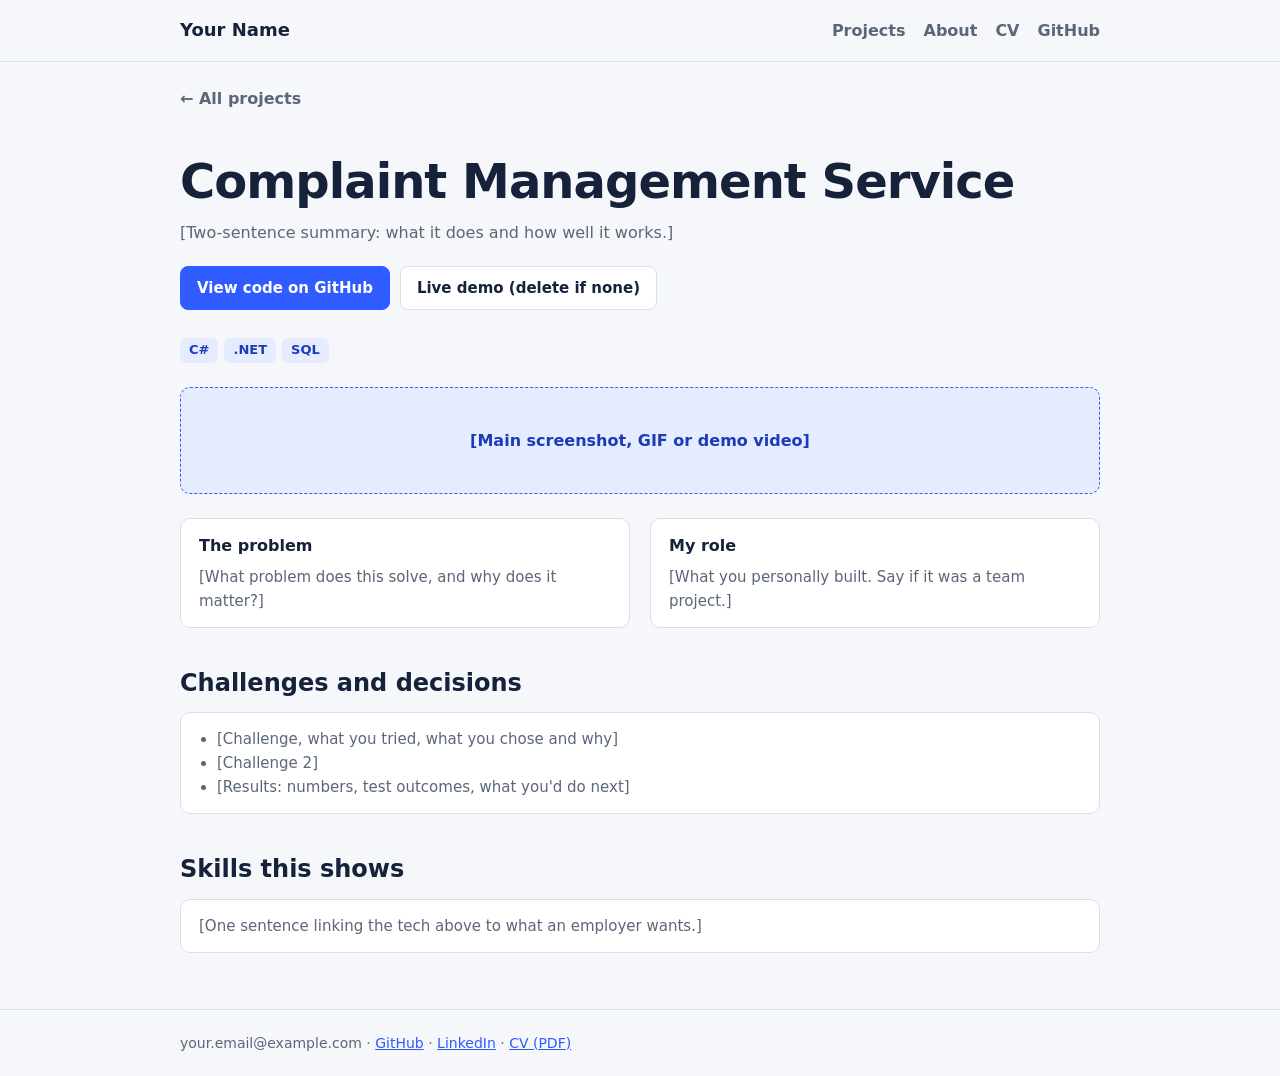
<file: projects/complaints.html>
<!DOCTYPE html>
<html lang="en-GB"><head><meta charset="utf-8">
<meta name="viewport" content="width=device-width, initial-scale=1, viewport-fit=cover">
<title>Complaint Management Service – Your Name</title><meta name="description" content="Portfolio of YOUR NAME, software developer.">
<link rel="stylesheet" href="../style.css"></head><body>
<header><div class="wrap"><nav><a class="brand" href="../index.html">Your Name</a>
<div><a href="../index.html">Projects</a><a href="../about.html">About</a><a href="../assets/cv.pdf">CV</a><a href="https://github.com/YOUR-USERNAME">GitHub</a></div></nav></div></header>
<main class="wrap">
<a class="back" href="../index.html">← All projects</a>
<h1>Complaint Management Service</h1>
<p class="lead">[Two-sentence summary: what it does and how well it works.]</p>
<div class="btns"><a class="btn p" href="https://github.com/YOUR-USERNAME/REPO-NAME">View code on GitHub</a><a class="btn" href="#">Live demo (delete if none)</a></div>
<div class="tags"><span class="tag">C#</span><span class="tag">.NET</span><span class="tag">SQL</span></div>
<!-- Replace the box below with: <img class="hero" src="../assets/complaints-1.png" alt="Describe the image"> -->
<div class="ph">[Main screenshot, GIF or demo video]</div>
<div class="two"><div class="box"><h3>The problem</h3><p>[What problem does this solve, and why does it matter?]</p></div>
<div class="box"><h3>My role</h3><p>[What you personally built. Say if it was a team project.]</p></div></div>
<h2>Challenges and decisions</h2>
<div class="box"><ul><li>[Challenge, what you tried, what you chose and why]</li><li>[Challenge 2]</li><li>[Results: numbers, test outcomes, what you'd do next]</li></ul></div>
<h2>Skills this shows</h2>
<div class="box"><p>[One sentence linking the tech above to what an employer wants.]</p></div>
</main>
<footer><div class="wrap">your.email@example.com · <a href="https://github.com/YOUR-USERNAME">GitHub</a> · <a href="https://linkedin.com/in/YOUR-NAME">LinkedIn</a> · <a href="../assets/cv.pdf">CV (PDF)</a></div></footer>
</body></html>
</file>
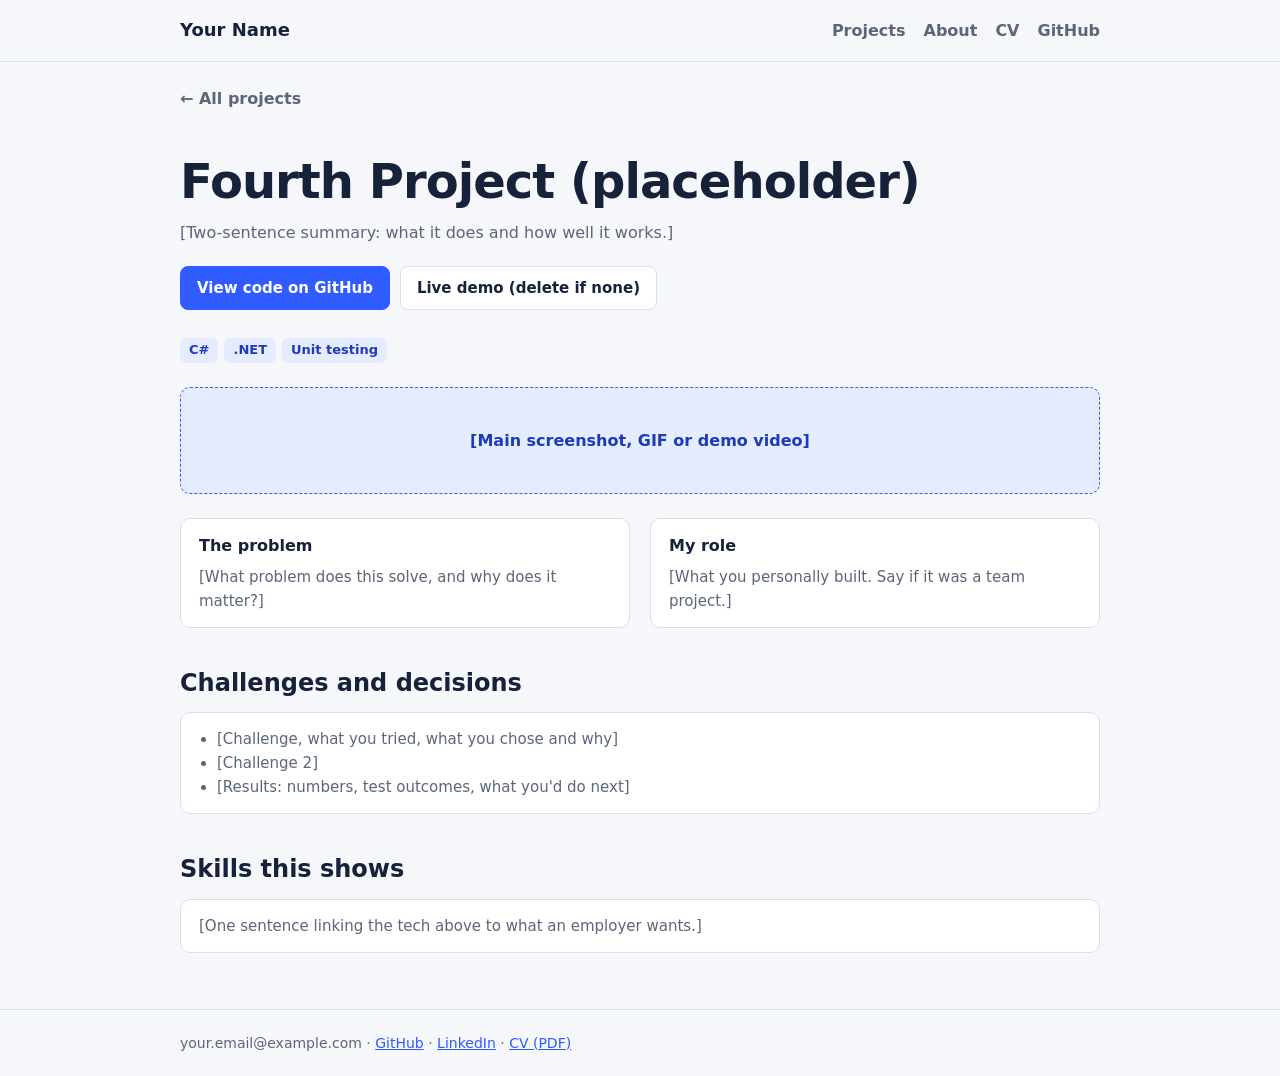
<file: projects/fourth.html>
<!DOCTYPE html>
<html lang="en-GB"><head><meta charset="utf-8">
<meta name="viewport" content="width=device-width, initial-scale=1, viewport-fit=cover">
<title>Fourth Project (placeholder) – Your Name</title><meta name="description" content="Portfolio of YOUR NAME, software developer.">
<link rel="stylesheet" href="../style.css"></head><body>
<header><div class="wrap"><nav><a class="brand" href="../index.html">Your Name</a>
<div><a href="../index.html">Projects</a><a href="../about.html">About</a><a href="../assets/cv.pdf">CV</a><a href="https://github.com/YOUR-USERNAME">GitHub</a></div></nav></div></header>
<main class="wrap">
<a class="back" href="../index.html">← All projects</a>
<h1>Fourth Project (placeholder)</h1>
<p class="lead">[Two-sentence summary: what it does and how well it works.]</p>
<div class="btns"><a class="btn p" href="https://github.com/YOUR-USERNAME/REPO-NAME">View code on GitHub</a><a class="btn" href="#">Live demo (delete if none)</a></div>
<div class="tags"><span class="tag">C#</span><span class="tag">.NET</span><span class="tag">Unit testing</span></div>
<!-- Replace the box below with: <img class="hero" src="../assets/fourth-1.png" alt="Describe the image"> -->
<div class="ph">[Main screenshot, GIF or demo video]</div>
<div class="two"><div class="box"><h3>The problem</h3><p>[What problem does this solve, and why does it matter?]</p></div>
<div class="box"><h3>My role</h3><p>[What you personally built. Say if it was a team project.]</p></div></div>
<h2>Challenges and decisions</h2>
<div class="box"><ul><li>[Challenge, what you tried, what you chose and why]</li><li>[Challenge 2]</li><li>[Results: numbers, test outcomes, what you'd do next]</li></ul></div>
<h2>Skills this shows</h2>
<div class="box"><p>[One sentence linking the tech above to what an employer wants.]</p></div>
</main>
<footer><div class="wrap">your.email@example.com · <a href="https://github.com/YOUR-USERNAME">GitHub</a> · <a href="https://linkedin.com/in/YOUR-NAME">LinkedIn</a> · <a href="../assets/cv.pdf">CV (PDF)</a></div></footer>
</body></html>
</file>
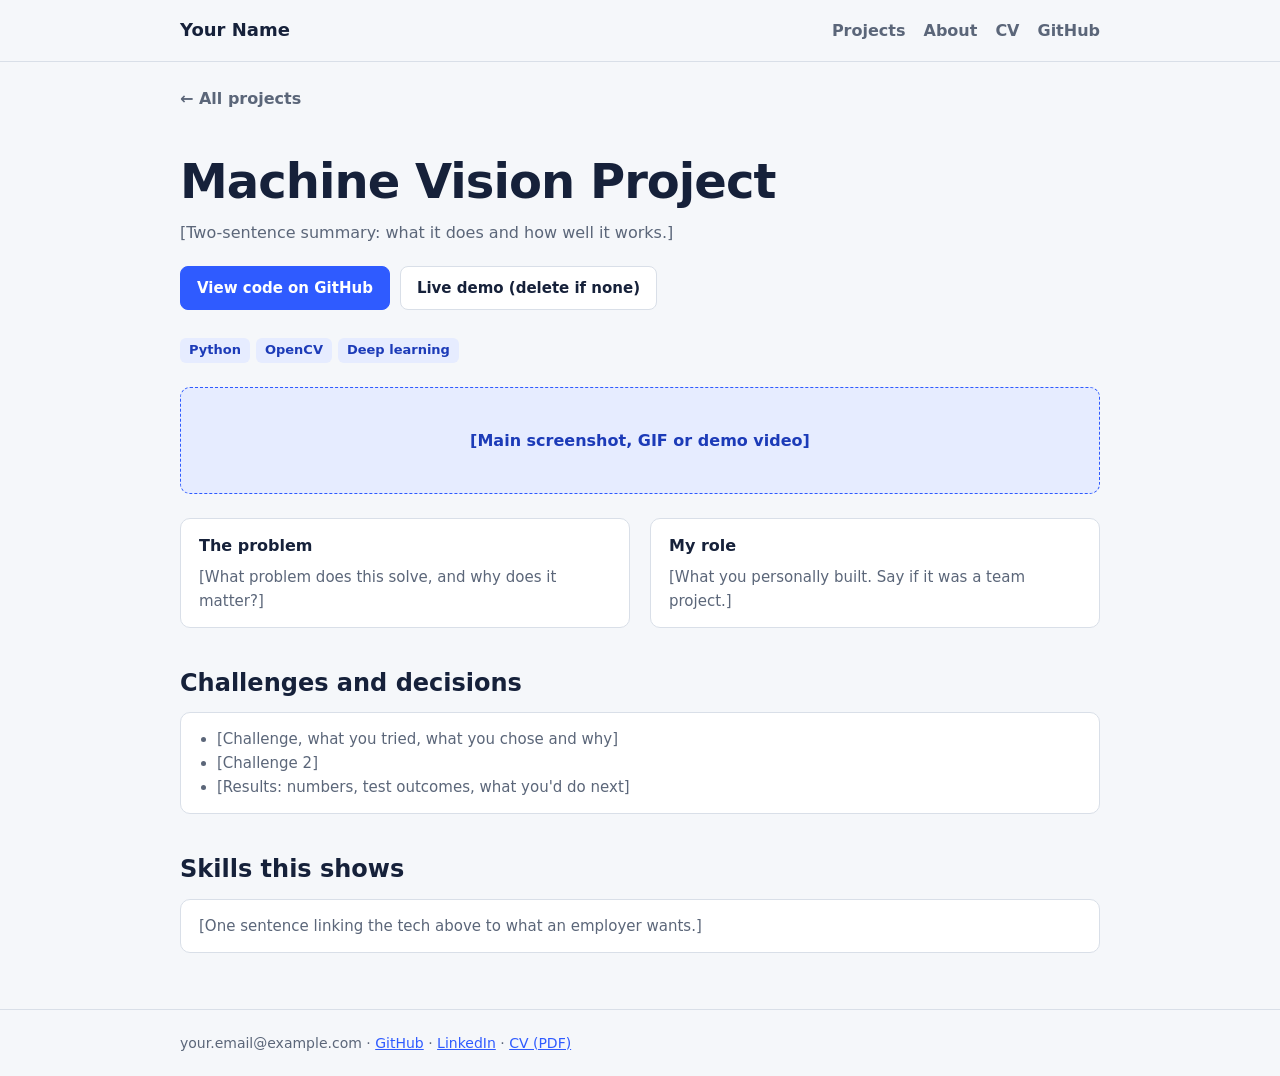
<file: projects/vision.html>
<!DOCTYPE html>
<html lang="en-GB"><head><meta charset="utf-8">
<meta name="viewport" content="width=device-width, initial-scale=1, viewport-fit=cover">
<title>Machine Vision Project – Your Name</title><meta name="description" content="Portfolio of YOUR NAME, software developer.">
<link rel="stylesheet" href="../style.css"></head><body>
<header><div class="wrap"><nav><a class="brand" href="../index.html">Your Name</a>
<div><a href="../index.html">Projects</a><a href="../about.html">About</a><a href="../assets/cv.pdf">CV</a><a href="https://github.com/YOUR-USERNAME">GitHub</a></div></nav></div></header>
<main class="wrap">
<a class="back" href="../index.html">← All projects</a>
<h1>Machine Vision Project</h1>
<p class="lead">[Two-sentence summary: what it does and how well it works.]</p>
<div class="btns"><a class="btn p" href="https://github.com/YOUR-USERNAME/REPO-NAME">View code on GitHub</a><a class="btn" href="#">Live demo (delete if none)</a></div>
<div class="tags"><span class="tag">Python</span><span class="tag">OpenCV</span><span class="tag">Deep learning</span></div>
<!-- Replace the box below with: <img class="hero" src="../assets/vision-1.png" alt="Describe the image"> -->
<div class="ph">[Main screenshot, GIF or demo video]</div>
<div class="two"><div class="box"><h3>The problem</h3><p>[What problem does this solve, and why does it matter?]</p></div>
<div class="box"><h3>My role</h3><p>[What you personally built. Say if it was a team project.]</p></div></div>
<h2>Challenges and decisions</h2>
<div class="box"><ul><li>[Challenge, what you tried, what you chose and why]</li><li>[Challenge 2]</li><li>[Results: numbers, test outcomes, what you'd do next]</li></ul></div>
<h2>Skills this shows</h2>
<div class="box"><p>[One sentence linking the tech above to what an employer wants.]</p></div>
</main>
<footer><div class="wrap">your.email@example.com · <a href="https://github.com/YOUR-USERNAME">GitHub</a> · <a href="https://linkedin.com/in/YOUR-NAME">LinkedIn</a> · <a href="../assets/cv.pdf">CV (PDF)</a></div></footer>
</body></html>
</file>
<file: style.css>
:root{--bg:#f5f7fa;--card:#fff;--ink:#16213a;--mute:#5b6679;--line:#d9dfe8;--acc:#2f5bff;--tag:#e6ecff;--tagink:#1c3bb8;box-sizing:border-box;padding-top:env(safe-area-inset-top,0px);padding-bottom:env(safe-area-inset-bottom,0px)}
@media (prefers-color-scheme:dark){:root{--bg:#10151f;--card:#18202e;--ink:#eef2fa;--mute:#9aa6bb;--line:#2a3447;--acc:#7b97ff;--tag:#223059;--tagink:#c4d0ff}}
*{box-sizing:border-box}
body{margin:0;background:var(--bg);color:var(--ink);font:16px/1.6 "Schibsted Grotesk",system-ui,-apple-system,"Segoe UI",sans-serif}
a{color:var(--acc)}
.wrap{max-width:960px;margin:0 auto;padding:0 20px}
header{border-bottom:1px solid var(--line)}
nav{display:flex;justify-content:space-between;align-items:center;padding:16px 0;gap:12px;flex-wrap:wrap}
nav a{margin-left:18px;text-decoration:none;color:var(--mute);font-weight:600}
nav a:hover{color:var(--ink)}
nav .brand{margin:0;color:var(--ink);font-weight:800;font-size:18px}
h1{font-size:clamp(32px,6vw,48px);line-height:1.1;margin:44px 0 12px;font-weight:800;letter-spacing:-.02em}
h2{font-size:24px;margin:36px 0 10px}
.lead{font-size:16px;color:var(--mute);max-width:56ch;margin:0 0 20px}
.btns{display:flex;gap:10px;flex-wrap:wrap;margin-bottom:28px}
.btn{padding:9px 16px;border-radius:8px;border:1px solid var(--line);background:var(--card);color:var(--ink);text-decoration:none;font-weight:600;font-size:15px}
.btn.p{background:var(--acc);border-color:var(--acc);color:#fff}
.grid{display:grid;grid-template-columns:repeat(auto-fit,minmax(min(100%,420px),1fr));gap:20px}
.card{background:var(--card);border:1px solid var(--line);border-radius:12px;overflow:hidden;text-decoration:none;color:inherit;display:block}
.card:hover,.card:focus-visible{border-color:var(--acc)}
.thumb{height:150px;display:flex;align-items:center;justify-content:center;color:#fff;font-weight:600}
.cb{padding:16px 18px 18px}.cb h3{margin:0 0 4px;font-size:20px}.cb p{margin:0 0 12px;color:var(--mute);font-size:15px}
.tags{display:flex;flex-wrap:wrap;gap:6px}
.tag{background:var(--tag);color:var(--tagink);border-radius:6px;padding:2px 9px;font-size:13px;font-weight:600}
.back{display:inline-block;margin-top:24px;color:var(--mute);font-weight:600;text-decoration:none}
.ph{background:var(--tag);border:1px dashed var(--acc);border-radius:10px;padding:40px;text-align:center;color:var(--tagink);font-weight:600;margin:24px 0}
.hero{width:100%;border-radius:10px;margin:24px 0;border:1px solid var(--line)}
.two{display:grid;grid-template-columns:repeat(auto-fit,minmax(min(100%,260px),1fr));gap:20px}
.box{background:var(--card);border:1px solid var(--line);border-radius:10px;padding:14px 18px}
.box h3{margin:0 0 6px;font-size:16px}.box p,.box li{color:var(--mute);margin:0;font-size:15px}.box ul{padding-left:18px;margin:0}
footer{border-top:1px solid var(--line);margin-top:56px;padding:22px 0;color:var(--mute);font-size:14px}
.tablewrap{overflow-x:auto;margin:8px 0}
.chartbox{min-width:560px}
.matrix td,.matrix th{text-align:center;white-space:nowrap}
.matrix th[scope=row]{text-align:left}
.matrix td.na{color:var(--mute)}
table th[scope=row]{font-weight:600;color:inherit}
</file>
